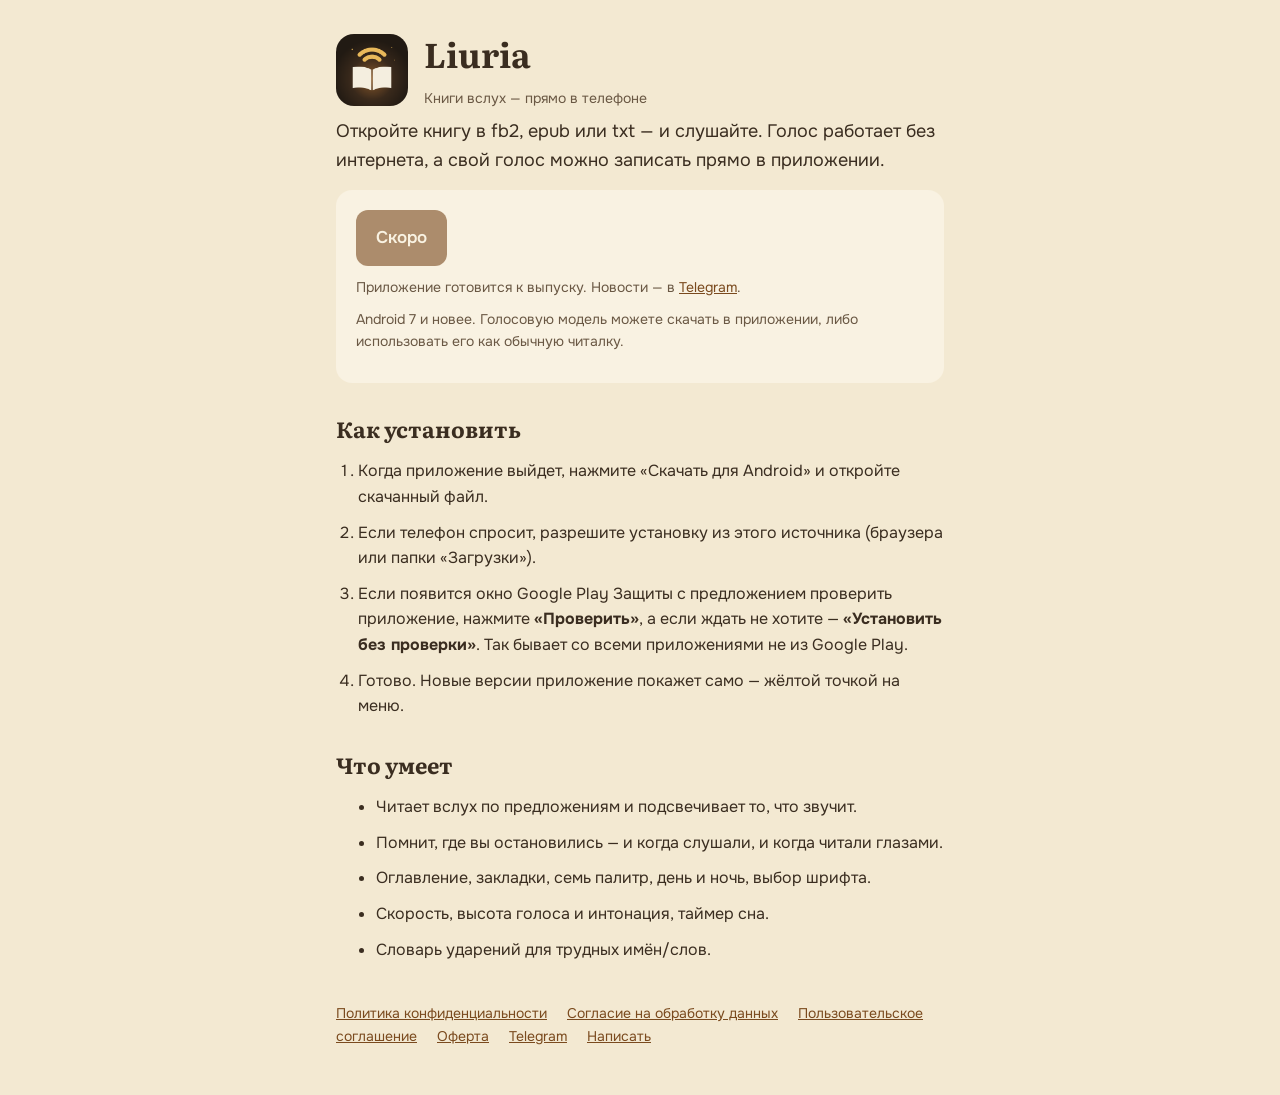
<file: index.html>
<!doctype html>
<html lang="ru">
<head>
<meta charset="utf-8">
<meta name="viewport" content="width=device-width, initial-scale=1">
<title>Liuria — книги вслух</title>
<meta name="description" content="Liuria читает книги вслух прямо в телефоне, без интернета. fb2, epub, txt.">
<link rel="icon" href="icon.png">
<link rel="stylesheet" href="https://fonts.googleapis.com/css2?family=Literata:opsz,wght@7..72,600&family=Onest:wght@400;600&display=swap">
<link rel="stylesheet" href="style.css">
</head>
<body>
<main>
  <div class="hero">
    <img src="icon.png" alt="">
    <div>
      <h1>Liuria</h1>
      <div class="muted">Книги вслух — прямо в телефоне</div>
    </div>
  </div>
  <p class="lead">Откройте книгу в fb2, epub или txt — и слушайте. Голос работает без интернета, а свой голос можно записать прямо в приложении.</p>

  <div class="card">
    <!-- Когда выйдет первый выпуск, вернуть кнопку:
    <p><a class="btn" href="https://github.com/VladBorow/BookTTS-releases/releases/latest/download/Liuria.apk">Скачать для Android</a></p>
    -->
    <p><span class="btn soon">Скоро</span></p>
    <p class="muted">Приложение готовится к выпуску. Новости — в <a href="https://t.me/booktts">Telegram</a>.</p>
    <p class="muted">Android 7 и новее. Голосовую модель можете скачать в приложении, либо использовать его как обычную читалку.</p>
  </div>

  <h2>Как установить</h2>
  <ol class="steps">
    <li>Когда приложение выйдет, нажмите «Скачать для Android» и откройте скачанный файл.</li>
    <li>Если телефон спросит, разрешите установку из этого источника (браузера или папки «Загрузки»).</li>
    <li>Если появится окно Google Play Защиты с предложением проверить приложение, нажмите <b>«Проверить»</b>, а если ждать не хотите — <b>«Установить без проверки»</b>. Так бывает со всеми приложениями не из Google Play.</li>
    <li>Готово. Новые версии приложение покажет само — жёлтой точкой на меню.</li>
  </ol>

  <h2>Что умеет</h2>
  <ul>
    <li>Читает вслух по предложениям и подсвечивает то, что звучит.</li>
    <li>Помнит, где вы остановились — и когда слушали, и когда читали глазами.</li>
    <li>Оглавление, закладки, семь палитр, день и ночь, выбор шрифта.</li>
    <li>Скорость, высота голоса и интонация, таймер сна.</li>
    <li>Словарь ударений для трудных имён/слов.</li>
  </ul>

  <footer>
    <a href="privacy.html">Политика конфиденциальности</a>
    <a href="consent.html">Согласие на обработку данных</a>
    <a href="terms.html">Пользовательское соглашение</a>
    <a href="offer.html">Оферта</a>
    <a href="https://t.me/booktts">Telegram</a>
    <a href="mailto:vlad1502653@gmail.com">Написать</a>
  </footer>
</main>
</body>
</html>
</file>
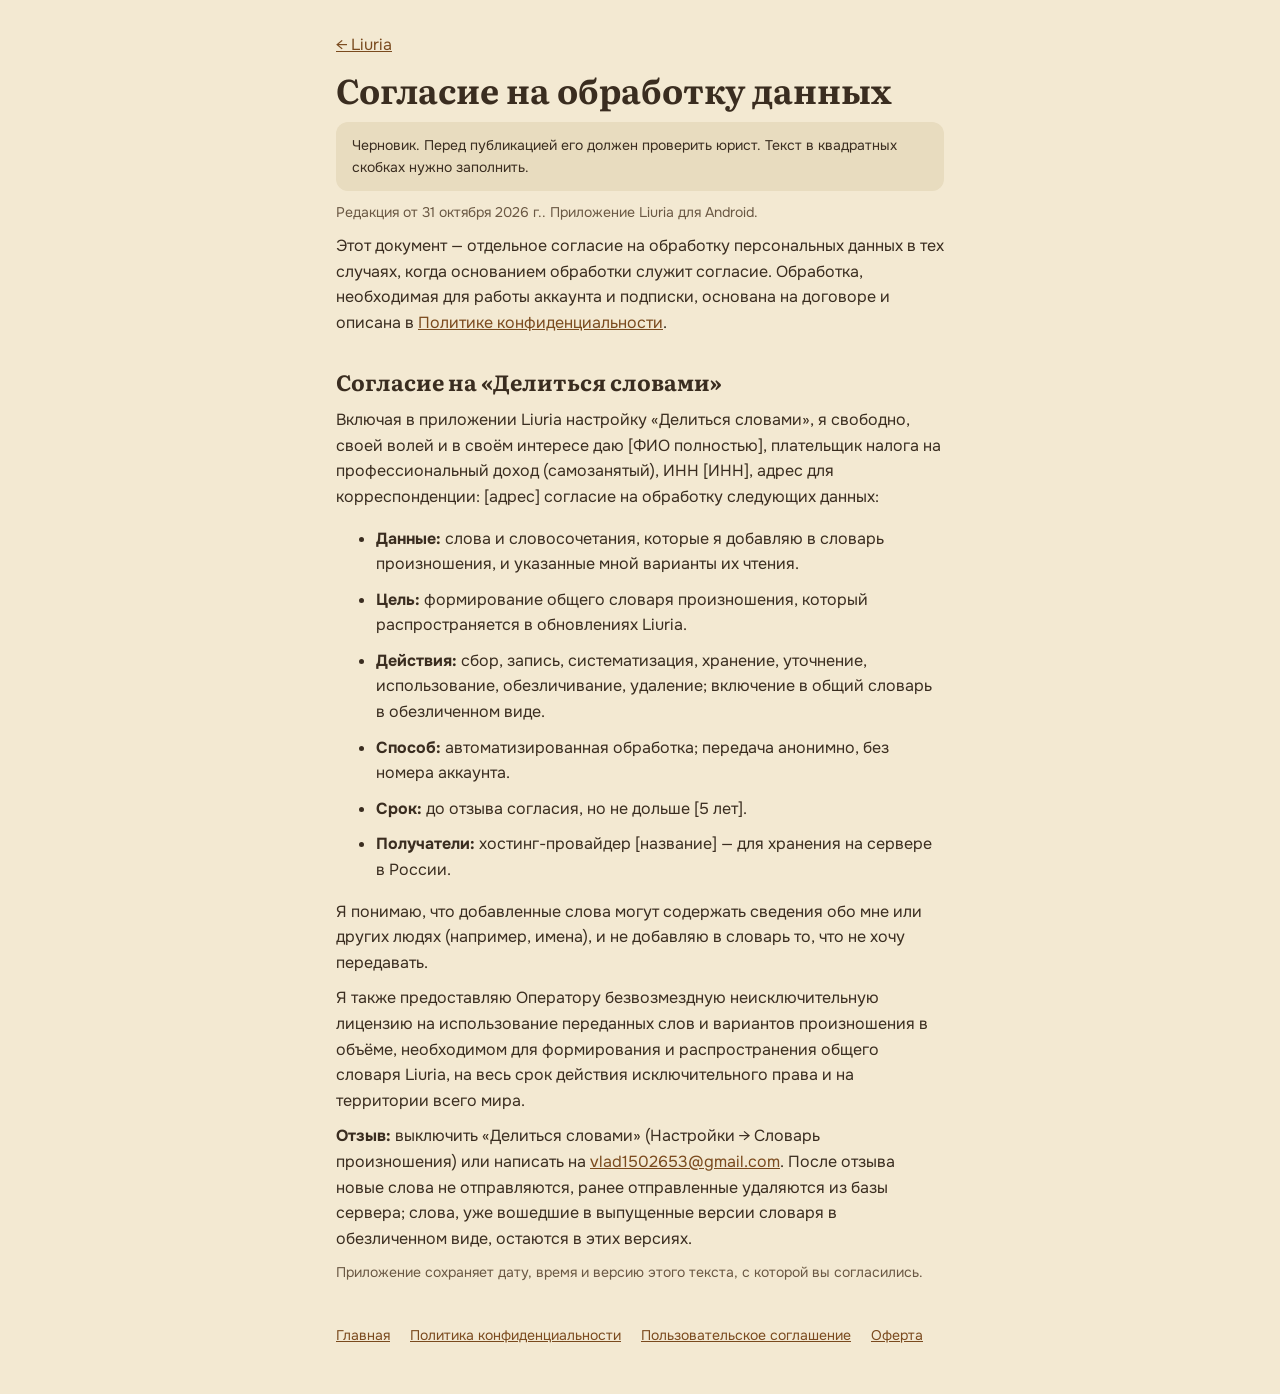
<file: consent.html>
<!doctype html>
<html lang="ru">
<head>
<meta charset="utf-8">
<meta name="viewport" content="width=device-width, initial-scale=1">
<title>Liuria — согласие на обработку данных</title>
<link rel="icon" href="icon.png">
<link rel="stylesheet" href="https://fonts.googleapis.com/css2?family=Literata:opsz,wght@7..72,600&family=Onest:wght@400;600&display=swap">
<link rel="stylesheet" href="style.css">
</head>
<body>
<main>
  <p><a href="index.html">← Liuria</a></p>
  <h1>Согласие на обработку данных</h1>
  <p class="draft">Черновик. Перед публикацией его должен проверить юрист. Текст в квадратных скобках нужно заполнить.</p>
  <p class="muted">Редакция от 31 октября 2026 г.. Приложение Liuria для Android.</p>

  <p>Этот документ — отдельное согласие на обработку персональных данных в тех случаях, когда основанием обработки служит согласие. Обработка, необходимая для работы аккаунта и подписки, основана на договоре и описана в <a href="privacy.html">Политике конфиденциальности</a>.</p>

  <h2>Согласие на «Делиться словами»</h2>
  <p>Включая в приложении Liuria настройку «Делиться словами», я свободно, своей волей и в своём интересе даю [ФИО полностью], плательщик налога на профессиональный доход (самозанятый), ИНН [ИНН], адрес для корреспонденции: [адрес] согласие на обработку следующих данных:</p>
  <ul>
    <li><b>Данные:</b> слова и словосочетания, которые я добавляю в словарь произношения, и указанные мной варианты их чтения.</li>
    <li><b>Цель:</b> формирование общего словаря произношения, который распространяется в обновлениях Liuria.</li>
    <li><b>Действия:</b> сбор, запись, систематизация, хранение, уточнение, использование, обезличивание, удаление; включение в общий словарь в обезличенном виде.</li>
    <li><b>Способ:</b> автоматизированная обработка; передача анонимно, без номера аккаунта.</li>
    <li><b>Срок:</b> до отзыва согласия, но не дольше [5 лет].</li>
    <li><b>Получатели:</b> хостинг-провайдер [название] — для хранения на сервере в России.</li>
  </ul>
  <p>Я понимаю, что добавленные слова могут содержать сведения обо мне или других людях (например, имена), и не добавляю в словарь то, что не хочу передавать.</p>
  <p>Я также предоставляю Оператору безвозмездную неисключительную лицензию на использование переданных слов и вариантов произношения в объёме, необходимом для формирования и распространения общего словаря Liuria, на весь срок действия исключительного права и на территории всего мира.</p>
  <p><b>Отзыв:</b> выключить «Делиться словами» (Настройки → Словарь произношения) или написать на <a href="mailto:vlad1502653@gmail.com">vlad1502653@gmail.com</a>. После отзыва новые слова не отправляются, ранее отправленные удаляются из базы сервера; слова, уже вошедшие в выпущенные версии словаря в обезличенном виде, остаются в этих версиях.</p>
  <p class="muted">Приложение сохраняет дату, время и версию этого текста, с которой вы согласились.</p>

  <footer>
    <a href="index.html">Главная</a>
    <a href="privacy.html">Политика конфиденциальности</a>
    <a href="terms.html">Пользовательское соглашение</a>
    <a href="offer.html">Оферта</a>
  </footer>
</main>
</body>
</html>
</file>
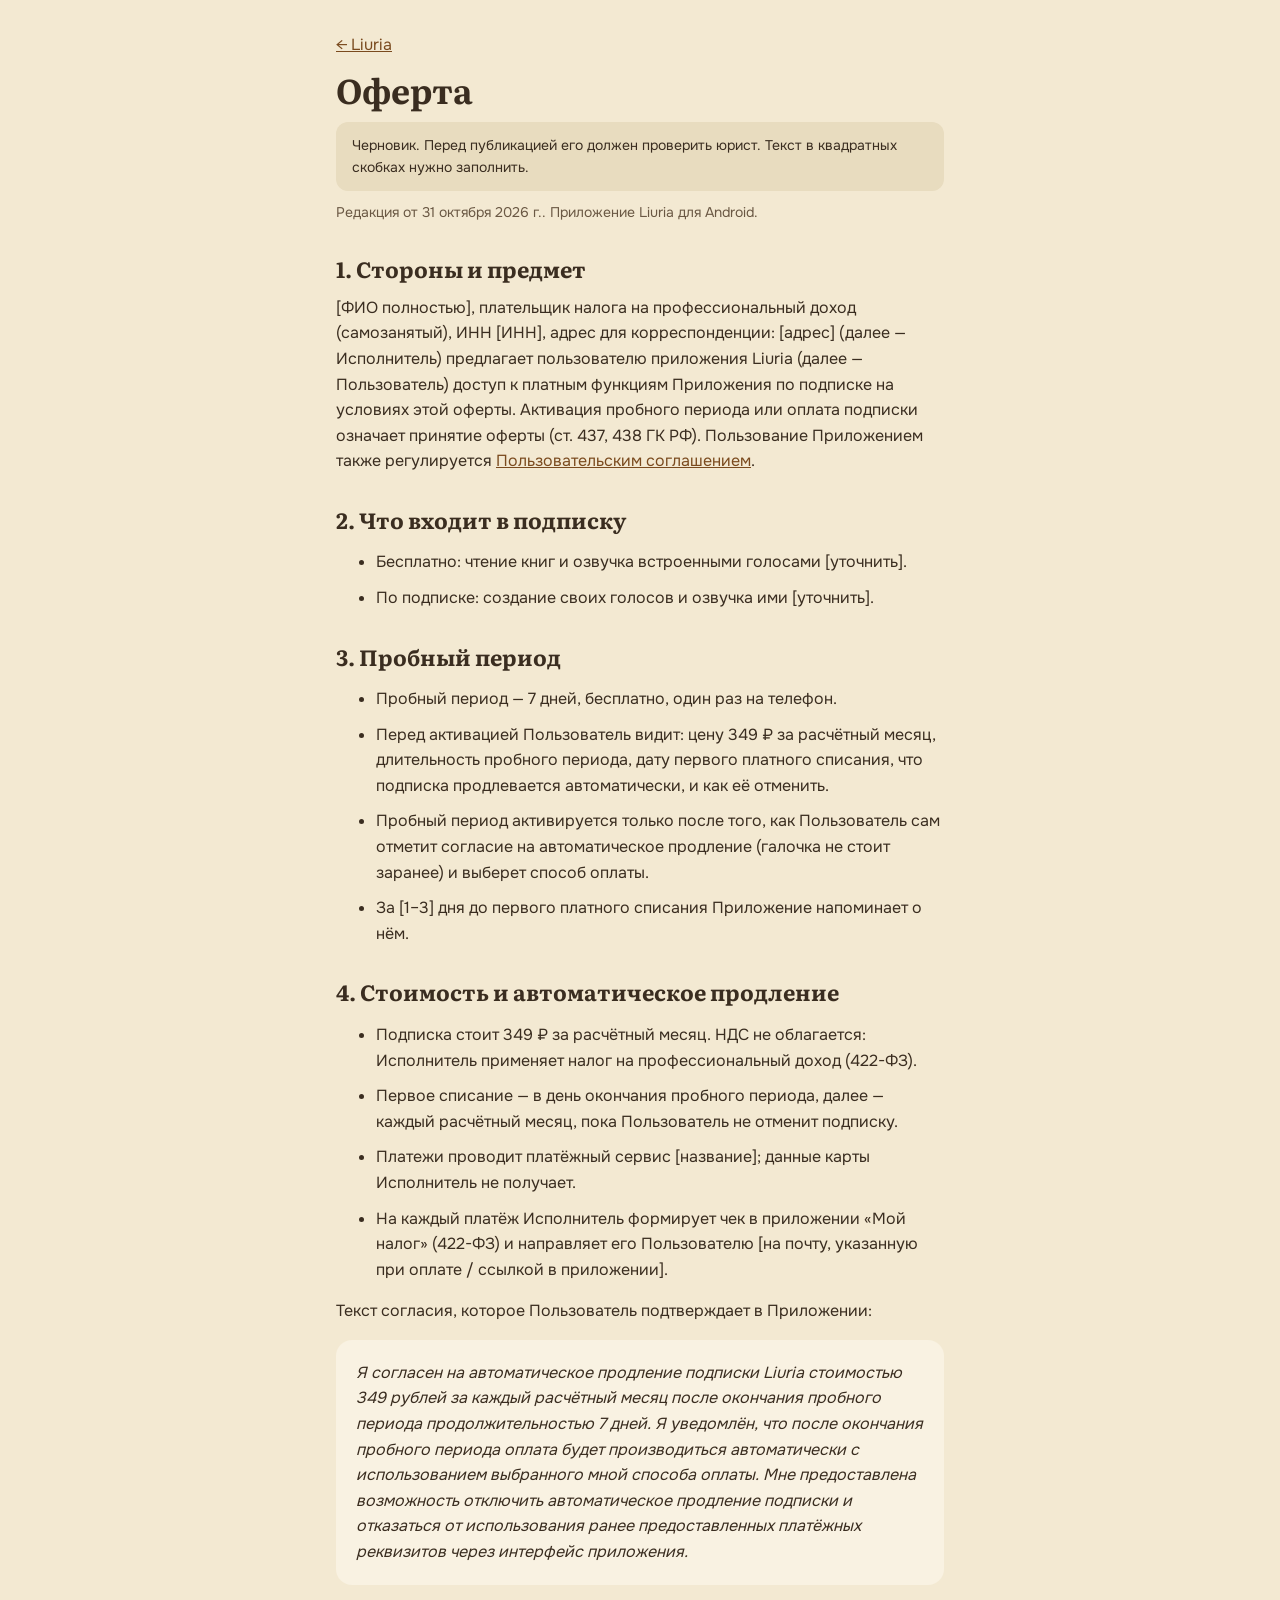
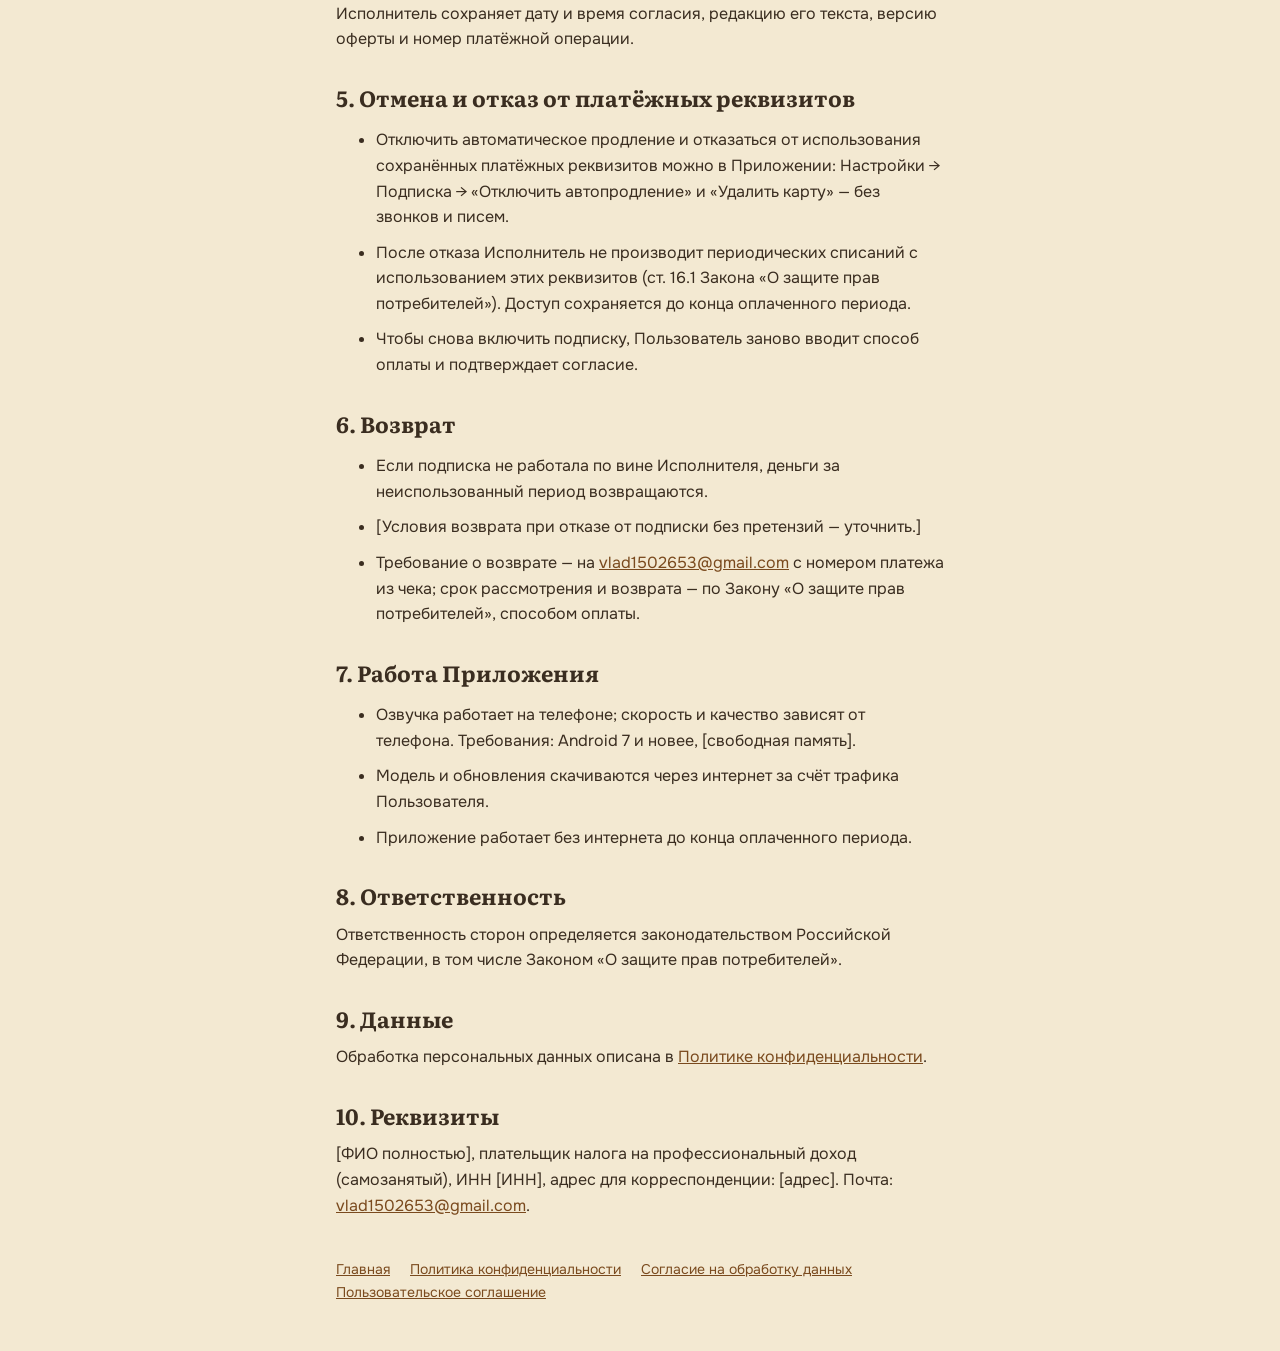
<file: offer.html>
<!doctype html>
<html lang="ru">
<head>
<meta charset="utf-8">
<meta name="viewport" content="width=device-width, initial-scale=1">
<title>Liuria — оферта</title>
<link rel="icon" href="icon.png">
<link rel="stylesheet" href="https://fonts.googleapis.com/css2?family=Literata:opsz,wght@7..72,600&family=Onest:wght@400;600&display=swap">
<link rel="stylesheet" href="style.css">
</head>
<body>
<main>
  <p><a href="index.html">← Liuria</a></p>
  <h1>Оферта</h1>
  <p class="draft">Черновик. Перед публикацией его должен проверить юрист. Текст в квадратных скобках нужно заполнить.</p>
  <p class="muted">Редакция от 31 октября 2026 г.. Приложение Liuria для Android.</p>

  <h2>1. Стороны и предмет</h2>
  <p>[ФИО полностью], плательщик налога на профессиональный доход (самозанятый), ИНН [ИНН], адрес для корреспонденции: [адрес] (далее — Исполнитель) предлагает пользователю приложения Liuria (далее — Пользователь) доступ к платным функциям Приложения по подписке на условиях этой оферты. Активация пробного периода или оплата подписки означает принятие оферты (ст. 437, 438 ГК РФ). Пользование Приложением также регулируется <a href="terms.html">Пользовательским соглашением</a>.</p>

  <h2>2. Что входит в подписку</h2>
  <ul>
    <li>Бесплатно: чтение книг и озвучка встроенными голосами [уточнить].</li>
    <li>По подписке: создание своих голосов и озвучка ими [уточнить].</li>
  </ul>

  <h2>3. Пробный период</h2>
  <ul>
    <li>Пробный период — 7 дней, бесплатно, один раз на телефон.</li>
    <li>Перед активацией Пользователь видит: цену 349 ₽ за расчётный месяц, длительность пробного периода, дату первого платного списания, что подписка продлевается автоматически, и как её отменить.</li>
    <li>Пробный период активируется только после того, как Пользователь сам отметит согласие на автоматическое продление (галочка не стоит заранее) и выберет способ оплаты.</li>
    <li>За [1–3] дня до первого платного списания Приложение напоминает о нём.</li>
  </ul>

  <h2>4. Стоимость и автоматическое продление</h2>
  <ul>
    <li>Подписка стоит 349 ₽ за расчётный месяц. НДС не облагается: Исполнитель применяет налог на профессиональный доход (422-ФЗ).</li>
    <li>Первое списание — в день окончания пробного периода, далее — каждый расчётный месяц, пока Пользователь не отменит подписку.</li>
    <li>Платежи проводит платёжный сервис [название]; данные карты Исполнитель не получает.</li>
    <li>На каждый платёж Исполнитель формирует чек в приложении «Мой налог» (422-ФЗ) и направляет его Пользователю [на почту, указанную при оплате / ссылкой в приложении].</li>
  </ul>
  <p>Текст согласия, которое Пользователь подтверждает в Приложении:</p>
  <blockquote class="card">Я согласен на автоматическое продление подписки Liuria стоимостью 349 рублей за каждый расчётный месяц после окончания пробного периода продолжительностью 7 дней. Я уведомлён, что после окончания пробного периода оплата будет производиться автоматически с использованием выбранного мной способа оплаты. Мне предоставлена возможность отключить автоматическое продление подписки и отказаться от использования ранее предоставленных платёжных реквизитов через интерфейс приложения.</blockquote>
  <p>Исполнитель сохраняет дату и время согласия, редакцию его текста, версию оферты и номер платёжной операции.</p>

  <h2>5. Отмена и отказ от платёжных реквизитов</h2>
  <ul>
    <li>Отключить автоматическое продление и отказаться от использования сохранённых платёжных реквизитов можно в Приложении: Настройки → Подписка → «Отключить автопродление» и «Удалить карту» — без звонков и писем.</li>
    <li>После отказа Исполнитель не производит периодических списаний с использованием этих реквизитов (ст. 16.1 Закона «О защите прав потребителей»). Доступ сохраняется до конца оплаченного периода.</li>
    <li>Чтобы снова включить подписку, Пользователь заново вводит способ оплаты и подтверждает согласие.</li>
  </ul>

  <h2>6. Возврат</h2>
  <ul>
    <li>Если подписка не работала по вине Исполнителя, деньги за неиспользованный период возвращаются.</li>
    <li>[Условия возврата при отказе от подписки без претензий — уточнить.]</li>
    <li>Требование о возврате — на <a href="mailto:vlad1502653@gmail.com">vlad1502653@gmail.com</a> с номером платежа из чека; срок рассмотрения и возврата — по Закону «О защите прав потребителей», способом оплаты.</li>
  </ul>

  <h2>7. Работа Приложения</h2>
  <ul>
    <li>Озвучка работает на телефоне; скорость и качество зависят от телефона. Требования: Android 7 и новее, [свободная память].</li>
    <li>Модель и обновления скачиваются через интернет за счёт трафика Пользователя.</li>
    <li>Приложение работает без интернета до конца оплаченного периода.</li>
  </ul>

  <h2>8. Ответственность</h2>
  <p>Ответственность сторон определяется законодательством Российской Федерации, в том числе Законом «О защите прав потребителей».</p>

  <h2>9. Данные</h2>
  <p>Обработка персональных данных описана в <a href="privacy.html">Политике конфиденциальности</a>.</p>

  <h2>10. Реквизиты</h2>
  <p>[ФИО полностью], плательщик налога на профессиональный доход (самозанятый), ИНН [ИНН], адрес для корреспонденции: [адрес]. Почта: <a href="mailto:vlad1502653@gmail.com">vlad1502653@gmail.com</a>.</p>

  <footer>
    <a href="index.html">Главная</a>
    <a href="privacy.html">Политика конфиденциальности</a>
    <a href="consent.html">Согласие на обработку данных</a>
    <a href="terms.html">Пользовательское соглашение</a>
  </footer>
</main>
</body>
</html>
</file>
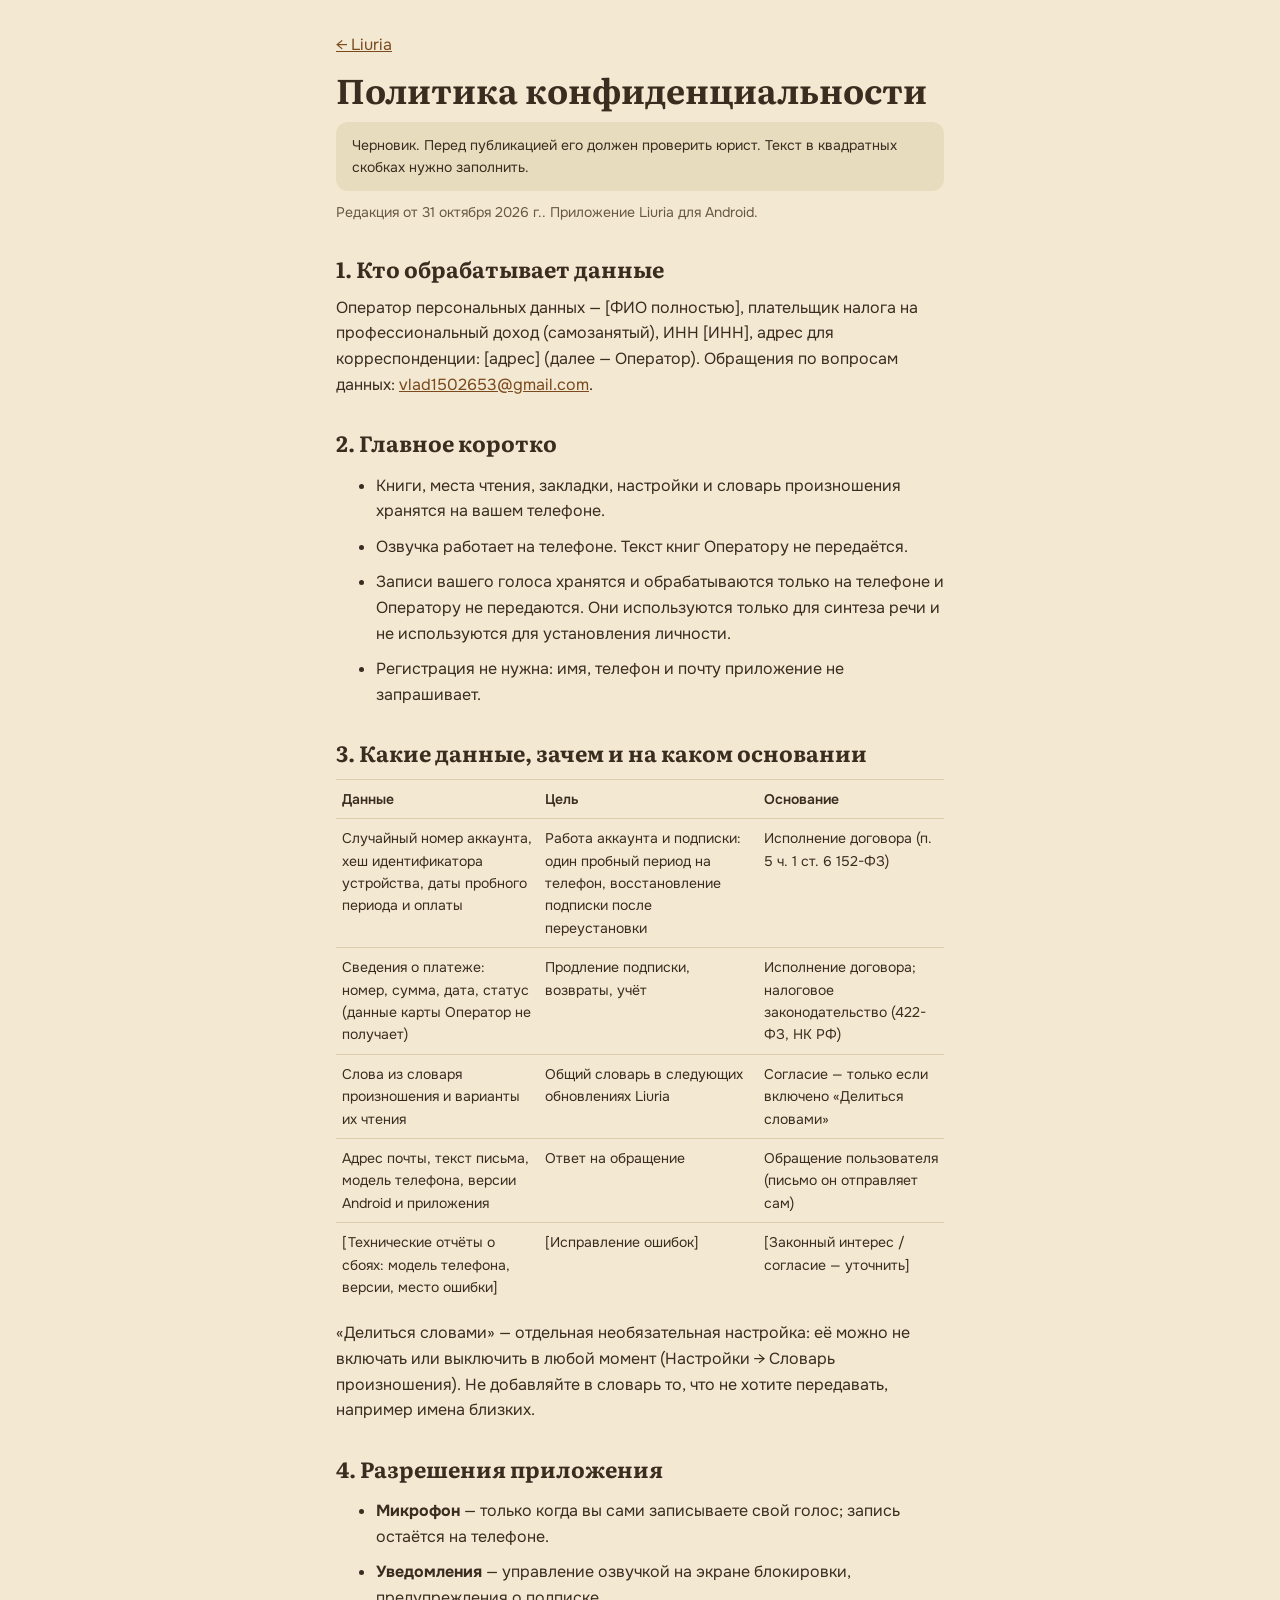
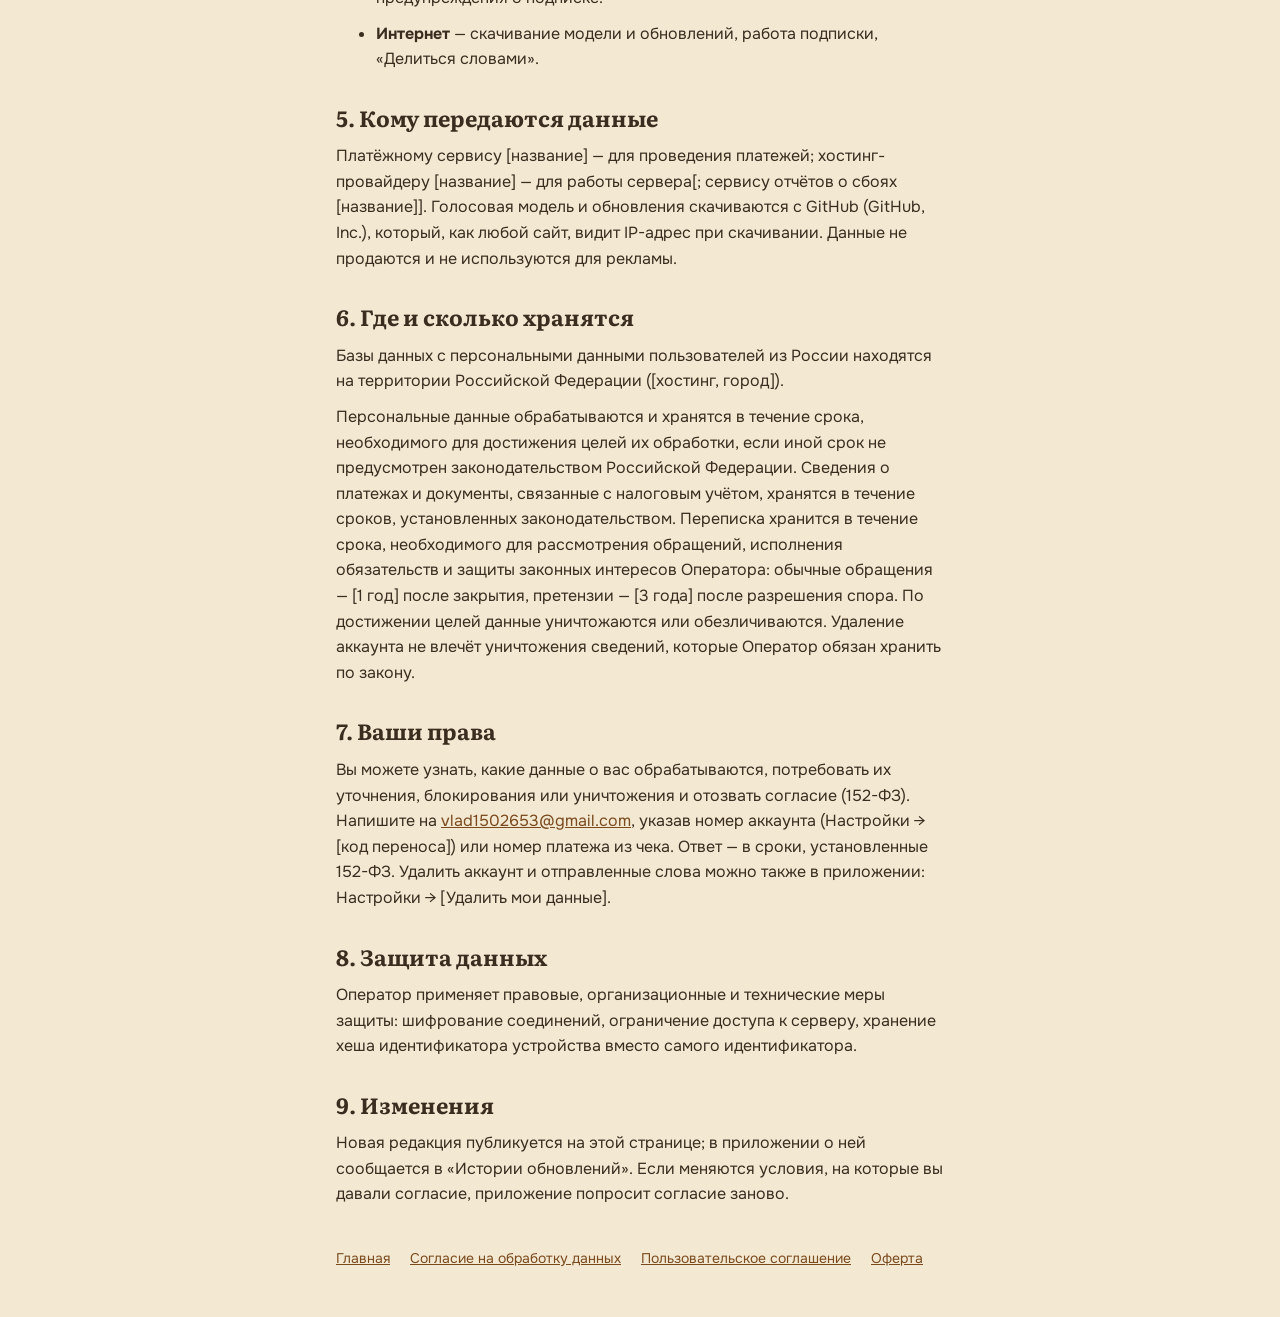
<file: privacy.html>
<!doctype html>
<html lang="ru">
<head>
<meta charset="utf-8">
<meta name="viewport" content="width=device-width, initial-scale=1">
<title>Liuria — политика конфиденциальности</title>
<link rel="icon" href="icon.png">
<link rel="stylesheet" href="https://fonts.googleapis.com/css2?family=Literata:opsz,wght@7..72,600&family=Onest:wght@400;600&display=swap">
<link rel="stylesheet" href="style.css">
</head>
<body>
<main>
  <p><a href="index.html">← Liuria</a></p>
  <h1>Политика конфиденциальности</h1>
  <p class="draft">Черновик. Перед публикацией его должен проверить юрист. Текст в квадратных скобках нужно заполнить.</p>
  <p class="muted">Редакция от 31 октября 2026 г.. Приложение Liuria для Android.</p>

  <h2>1. Кто обрабатывает данные</h2>
  <p>Оператор персональных данных — [ФИО полностью], плательщик налога на профессиональный доход (самозанятый), ИНН [ИНН], адрес для корреспонденции: [адрес] (далее — Оператор). Обращения по вопросам данных: <a href="mailto:vlad1502653@gmail.com">vlad1502653@gmail.com</a>.</p>

  <h2>2. Главное коротко</h2>
  <ul>
    <li>Книги, места чтения, закладки, настройки и словарь произношения хранятся на вашем телефоне.</li>
    <li>Озвучка работает на телефоне. Текст книг Оператору не передаётся.</li>
    <li>Записи вашего голоса хранятся и обрабатываются только на телефоне и Оператору не передаются. Они используются только для синтеза речи и не используются для установления личности.</li>
    <li>Регистрация не нужна: имя, телефон и почту приложение не запрашивает.</li>
  </ul>

  <h2>3. Какие данные, зачем и на каком основании</h2>
  <table>
    <tr><th>Данные</th><th>Цель</th><th>Основание</th></tr>
    <tr><td>Случайный номер аккаунта, хеш идентификатора устройства, даты пробного периода и оплаты</td><td>Работа аккаунта и подписки: один пробный период на телефон, восстановление подписки после переустановки</td><td>Исполнение договора (п. 5 ч. 1 ст. 6 152-ФЗ)</td></tr>
    <tr><td>Сведения о платеже: номер, сумма, дата, статус (данные карты Оператор не получает)</td><td>Продление подписки, возвраты, учёт</td><td>Исполнение договора; налоговое законодательство (422-ФЗ, НК РФ)</td></tr>
    <tr><td>Слова из словаря произношения и варианты их чтения</td><td>Общий словарь в следующих обновлениях Liuria</td><td>Согласие — только если включено «Делиться словами»</td></tr>
    <tr><td>Адрес почты, текст письма, модель телефона, версии Android и приложения</td><td>Ответ на обращение</td><td>Обращение пользователя (письмо он отправляет сам)</td></tr>
    <tr><td>[Технические отчёты о сбоях: модель телефона, версии, место ошибки]</td><td>[Исправление ошибок]</td><td>[Законный интерес / согласие — уточнить]</td></tr>
  </table>
  <p>«Делиться словами» — отдельная необязательная настройка: её можно не включать или выключить в любой момент (Настройки → Словарь произношения). Не добавляйте в словарь то, что не хотите передавать, например имена близких.</p>

  <h2>4. Разрешения приложения</h2>
  <ul>
    <li><b>Микрофон</b> — только когда вы сами записываете свой голос; запись остаётся на телефоне.</li>
    <li><b>Уведомления</b> — управление озвучкой на экране блокировки, предупреждения о подписке.</li>
    <li><b>Интернет</b> — скачивание модели и обновлений, работа подписки, «Делиться словами».</li>
  </ul>

  <h2>5. Кому передаются данные</h2>
  <p>Платёжному сервису [название] — для проведения платежей; хостинг-провайдеру [название] — для работы сервера[; сервису отчётов о сбоях [название]]. Голосовая модель и обновления скачиваются с GitHub (GitHub, Inc.), который, как любой сайт, видит IP-адрес при скачивании. Данные не продаются и не используются для рекламы.</p>

  <h2>6. Где и сколько хранятся</h2>
  <p>Базы данных с персональными данными пользователей из России находятся на территории Российской Федерации ([хостинг, город]).</p>
  <p>Персональные данные обрабатываются и хранятся в течение срока, необходимого для достижения целей их обработки, если иной срок не предусмотрен законодательством Российской Федерации. Сведения о платежах и документы, связанные с налоговым учётом, хранятся в течение сроков, установленных законодательством. Переписка хранится в течение срока, необходимого для рассмотрения обращений, исполнения обязательств и защиты законных интересов Оператора: обычные обращения — [1 год] после закрытия, претензии — [3 года] после разрешения спора. По достижении целей данные уничтожаются или обезличиваются. Удаление аккаунта не влечёт уничтожения сведений, которые Оператор обязан хранить по закону.</p>

  <h2>7. Ваши права</h2>
  <p>Вы можете узнать, какие данные о вас обрабатываются, потребовать их уточнения, блокирования или уничтожения и отозвать согласие (152-ФЗ). Напишите на <a href="mailto:vlad1502653@gmail.com">vlad1502653@gmail.com</a>, указав номер аккаунта (Настройки → [код переноса]) или номер платежа из чека. Ответ — в сроки, установленные 152-ФЗ. Удалить аккаунт и отправленные слова можно также в приложении: Настройки → [Удалить мои данные].</p>

  <h2>8. Защита данных</h2>
  <p>Оператор применяет правовые, организационные и технические меры защиты: шифрование соединений, ограничение доступа к серверу, хранение хеша идентификатора устройства вместо самого идентификатора.</p>

  <h2>9. Изменения</h2>
  <p>Новая редакция публикуется на этой странице; в приложении о ней сообщается в «Истории обновлений». Если меняются условия, на которые вы давали согласие, приложение попросит согласие заново.</p>

  <footer>
    <a href="index.html">Главная</a>
    <a href="consent.html">Согласие на обработку данных</a>
    <a href="terms.html">Пользовательское соглашение</a>
    <a href="offer.html">Оферта</a>
  </footer>
</main>
</body>
</html>
</file>
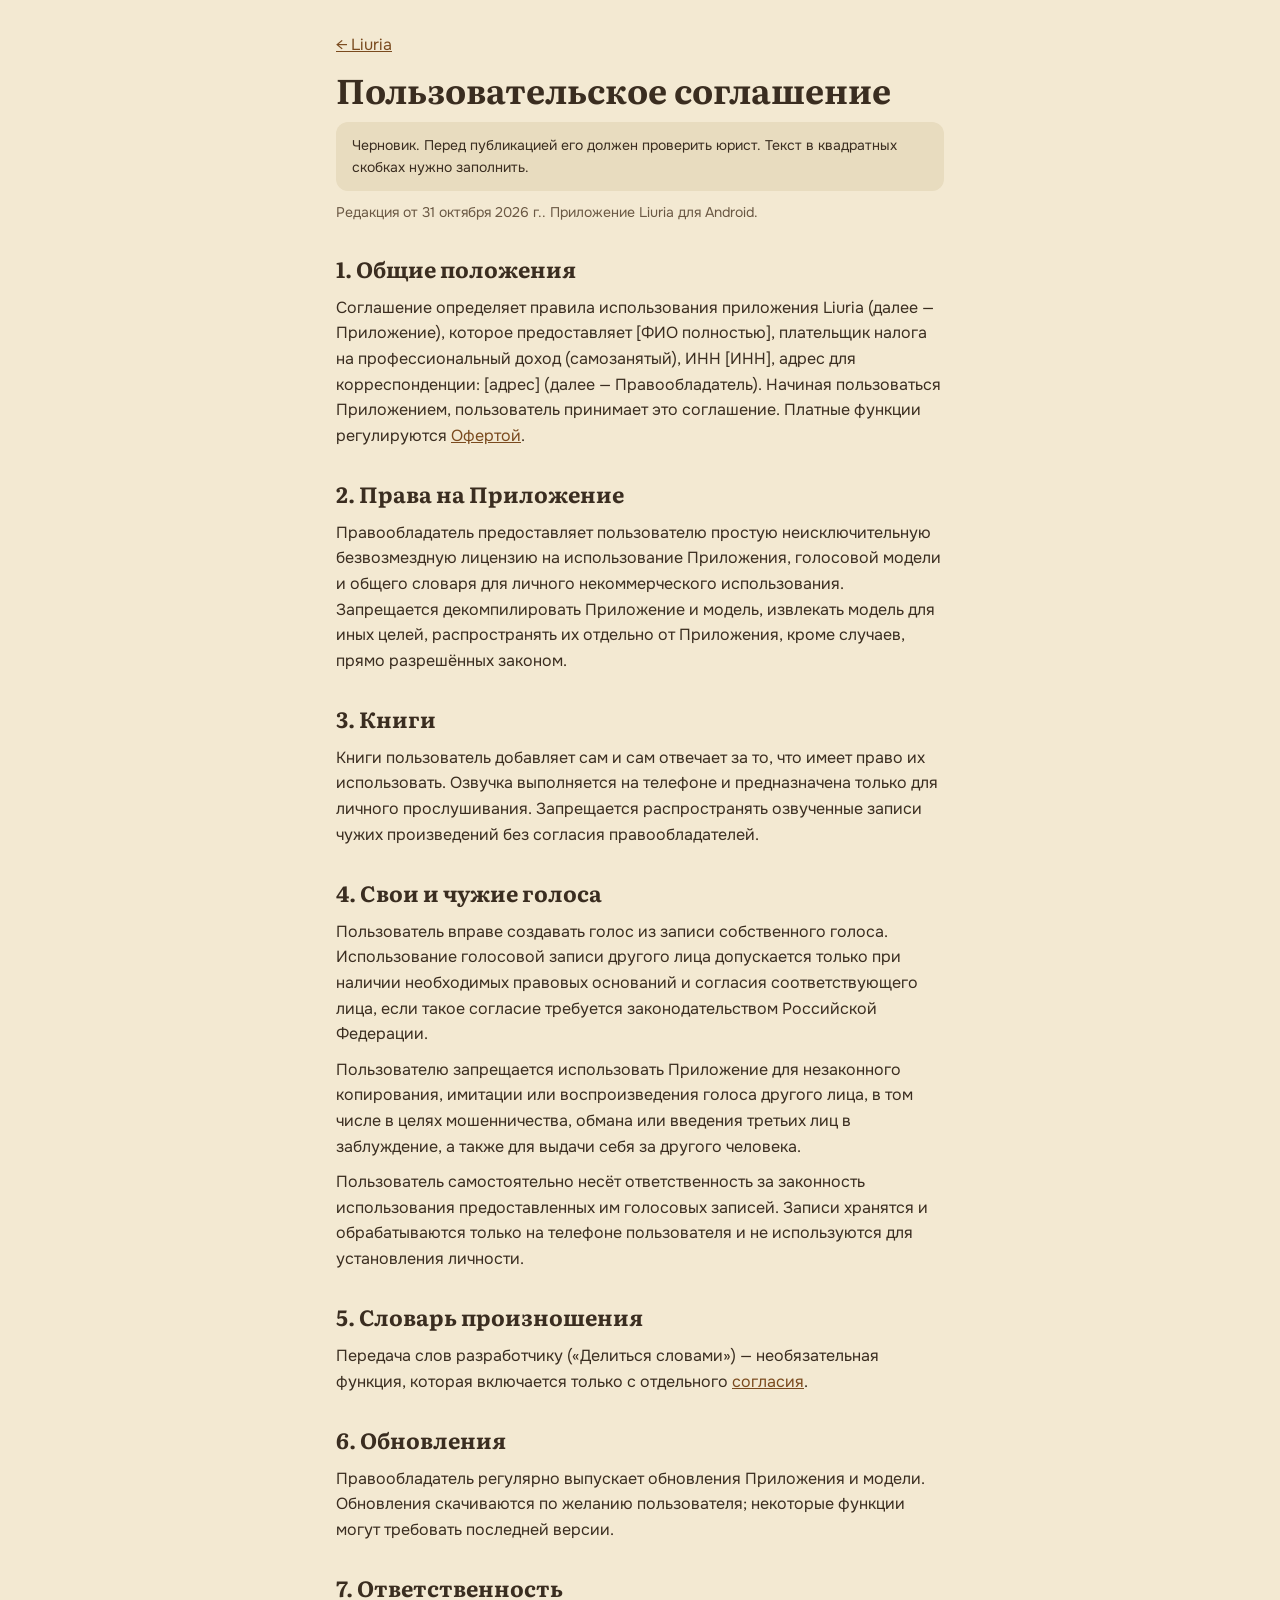
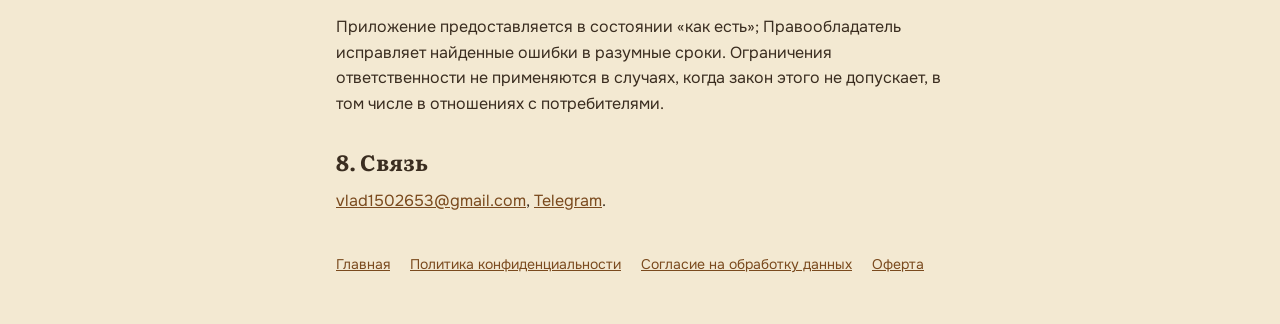
<file: terms.html>
<!doctype html>
<html lang="ru">
<head>
<meta charset="utf-8">
<meta name="viewport" content="width=device-width, initial-scale=1">
<title>Liuria — пользовательское соглашение</title>
<link rel="icon" href="icon.png">
<link rel="stylesheet" href="https://fonts.googleapis.com/css2?family=Literata:opsz,wght@7..72,600&family=Onest:wght@400;600&display=swap">
<link rel="stylesheet" href="style.css">
</head>
<body>
<main>
  <p><a href="index.html">← Liuria</a></p>
  <h1>Пользовательское соглашение</h1>
  <p class="draft">Черновик. Перед публикацией его должен проверить юрист. Текст в квадратных скобках нужно заполнить.</p>
  <p class="muted">Редакция от 31 октября 2026 г.. Приложение Liuria для Android.</p>

  <h2>1. Общие положения</h2>
  <p>Соглашение определяет правила использования приложения Liuria (далее — Приложение), которое предоставляет [ФИО полностью], плательщик налога на профессиональный доход (самозанятый), ИНН [ИНН], адрес для корреспонденции: [адрес] (далее — Правообладатель). Начиная пользоваться Приложением, пользователь принимает это соглашение. Платные функции регулируются <a href="offer.html">Офертой</a>.</p>

  <h2>2. Права на Приложение</h2>
  <p>Правообладатель предоставляет пользователю простую неисключительную безвозмездную лицензию на использование Приложения, голосовой модели и общего словаря для личного некоммерческого использования. Запрещается декомпилировать Приложение и модель, извлекать модель для иных целей, распространять их отдельно от Приложения, кроме случаев, прямо разрешённых законом.</p>

  <h2>3. Книги</h2>
  <p>Книги пользователь добавляет сам и сам отвечает за то, что имеет право их использовать. Озвучка выполняется на телефоне и предназначена только для личного прослушивания. Запрещается распространять озвученные записи чужих произведений без согласия правообладателей.</p>

  <h2>4. Свои и чужие голоса</h2>
  <p>Пользователь вправе создавать голос из записи собственного голоса. Использование голосовой записи другого лица допускается только при наличии необходимых правовых оснований и согласия соответствующего лица, если такое согласие требуется законодательством Российской Федерации.</p>
  <p>Пользователю запрещается использовать Приложение для незаконного копирования, имитации или воспроизведения голоса другого лица, в том числе в целях мошенничества, обмана или введения третьих лиц в заблуждение, а также для выдачи себя за другого человека.</p>
  <p>Пользователь самостоятельно несёт ответственность за законность использования предоставленных им голосовых записей. Записи хранятся и обрабатываются только на телефоне пользователя и не используются для установления личности.</p>

  <h2>5. Словарь произношения</h2>
  <p>Передача слов разработчику («Делиться словами») — необязательная функция, которая включается только с отдельного <a href="consent.html">согласия</a>.</p>

  <h2>6. Обновления</h2>
  <p>Правообладатель регулярно выпускает обновления Приложения и модели. Обновления скачиваются по желанию пользователя; некоторые функции могут требовать последней версии.</p>

  <h2>7. Ответственность</h2>
  <p>Приложение предоставляется в состоянии «как есть»; Правообладатель исправляет найденные ошибки в разумные сроки. Ограничения ответственности не применяются в случаях, когда закон этого не допускает, в том числе в отношениях с потребителями.</p>

  <h2>8. Связь</h2>
  <p><a href="mailto:vlad1502653@gmail.com">vlad1502653@gmail.com</a>, <a href="https://t.me/booktts">Telegram</a>.</p>

  <footer>
    <a href="index.html">Главная</a>
    <a href="privacy.html">Политика конфиденциальности</a>
    <a href="consent.html">Согласие на обработку данных</a>
    <a href="offer.html">Оферта</a>
  </footer>
</main>
</body>
</html>
</file>
<file: style.css>
:root{--paper:#F3E9D2;--raised:#F9F2E2;--sunk:#E8DCBF;--line:#DCCDAC;--ink:#3A2D20;--muted:#6A5844;--accent:#7A4A1E;--on-accent:#F9F2E2}
@media (prefers-color-scheme: dark){:root{--paper:#221C15;--raised:#2C251C;--sunk:#3A3125;--line:#4A3F31;--ink:#EADFC8;--muted:#B5A68C;--accent:#D9A066;--on-accent:#221C15}}
*{box-sizing:border-box}
body{margin:0;background:var(--paper);color:var(--ink);font:16px/1.6 Onest,system-ui,sans-serif;-webkit-text-size-adjust:100%}
main{max-width:640px;margin:0 auto;padding:32px 16px 48px}
h1,h2,h3{font-family:Literata,Georgia,serif;line-height:1.25;margin:0 0 12px}
h1{font-size:34px}h2{font-size:22px;margin-top:32px}h3{font-size:18px;margin-top:20px}
p,li{margin:0 0 10px}
a{color:var(--accent)}
.card{background:var(--raised);border-radius:16px;padding:20px;margin:16px 0}
.hero{display:flex;gap:16px;align-items:center;margin-bottom:8px}
.hero img{width:72px;height:72px;border-radius:18px;flex:none}
.lead{font-size:18px}
.btn{display:inline-flex;align-items:center;gap:8px;background:var(--accent);color:var(--on-accent);text-decoration:none;font-weight:600;border-radius:12px;padding:14px 20px;font-size:17px}
.muted{color:var(--muted);font-size:14px}
ol.steps{padding-left:22px}
.draft{background:var(--sunk);border-radius:12px;padding:12px 16px;font-size:14px}
footer{margin-top:40px;font-size:14px;color:var(--muted)}
footer a{margin-right:16px}
table{width:100%;border-collapse:collapse;margin:8px 0 14px;font-size:14px}
th,td{border-top:1px solid var(--line);padding:8px 6px;text-align:left;vertical-align:top}
th{font-weight:600}
blockquote{margin:12px 0;font-style:italic}
.btn.soon{opacity:.6;cursor:default}
</file>
